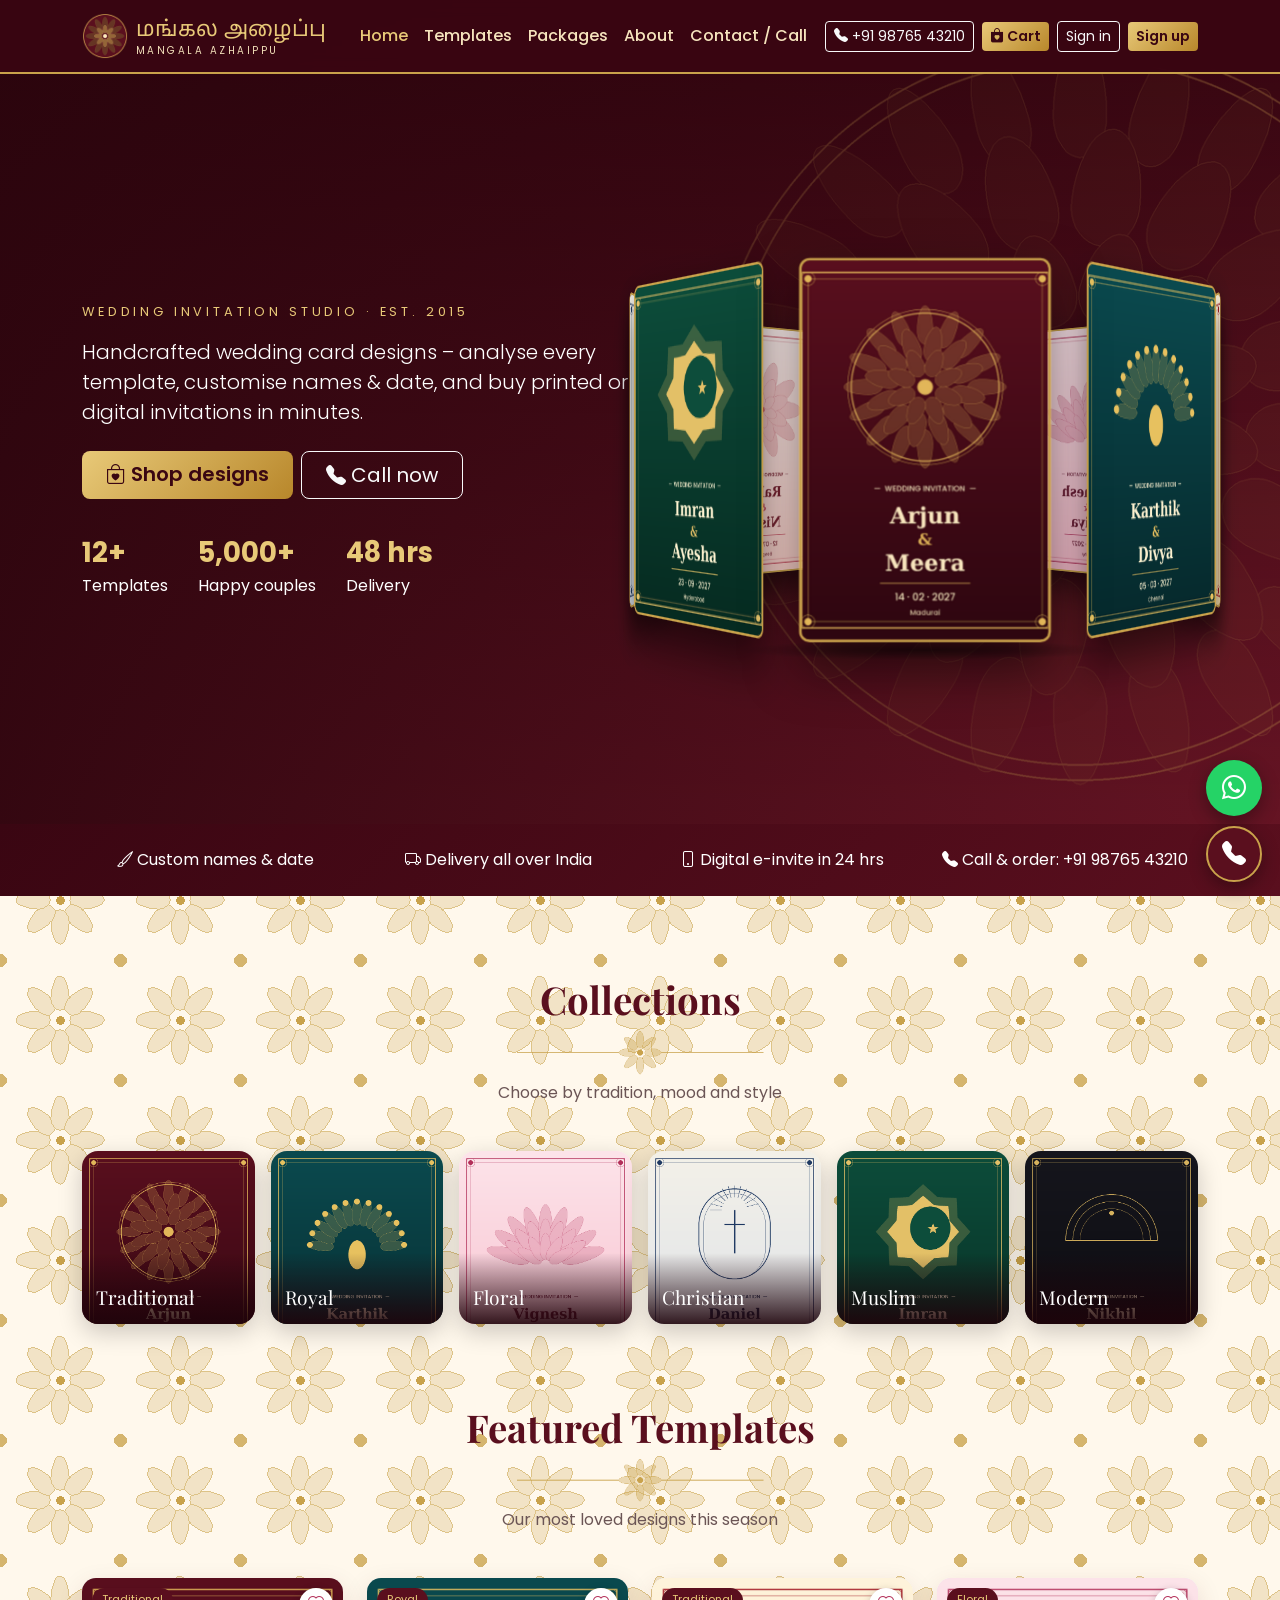
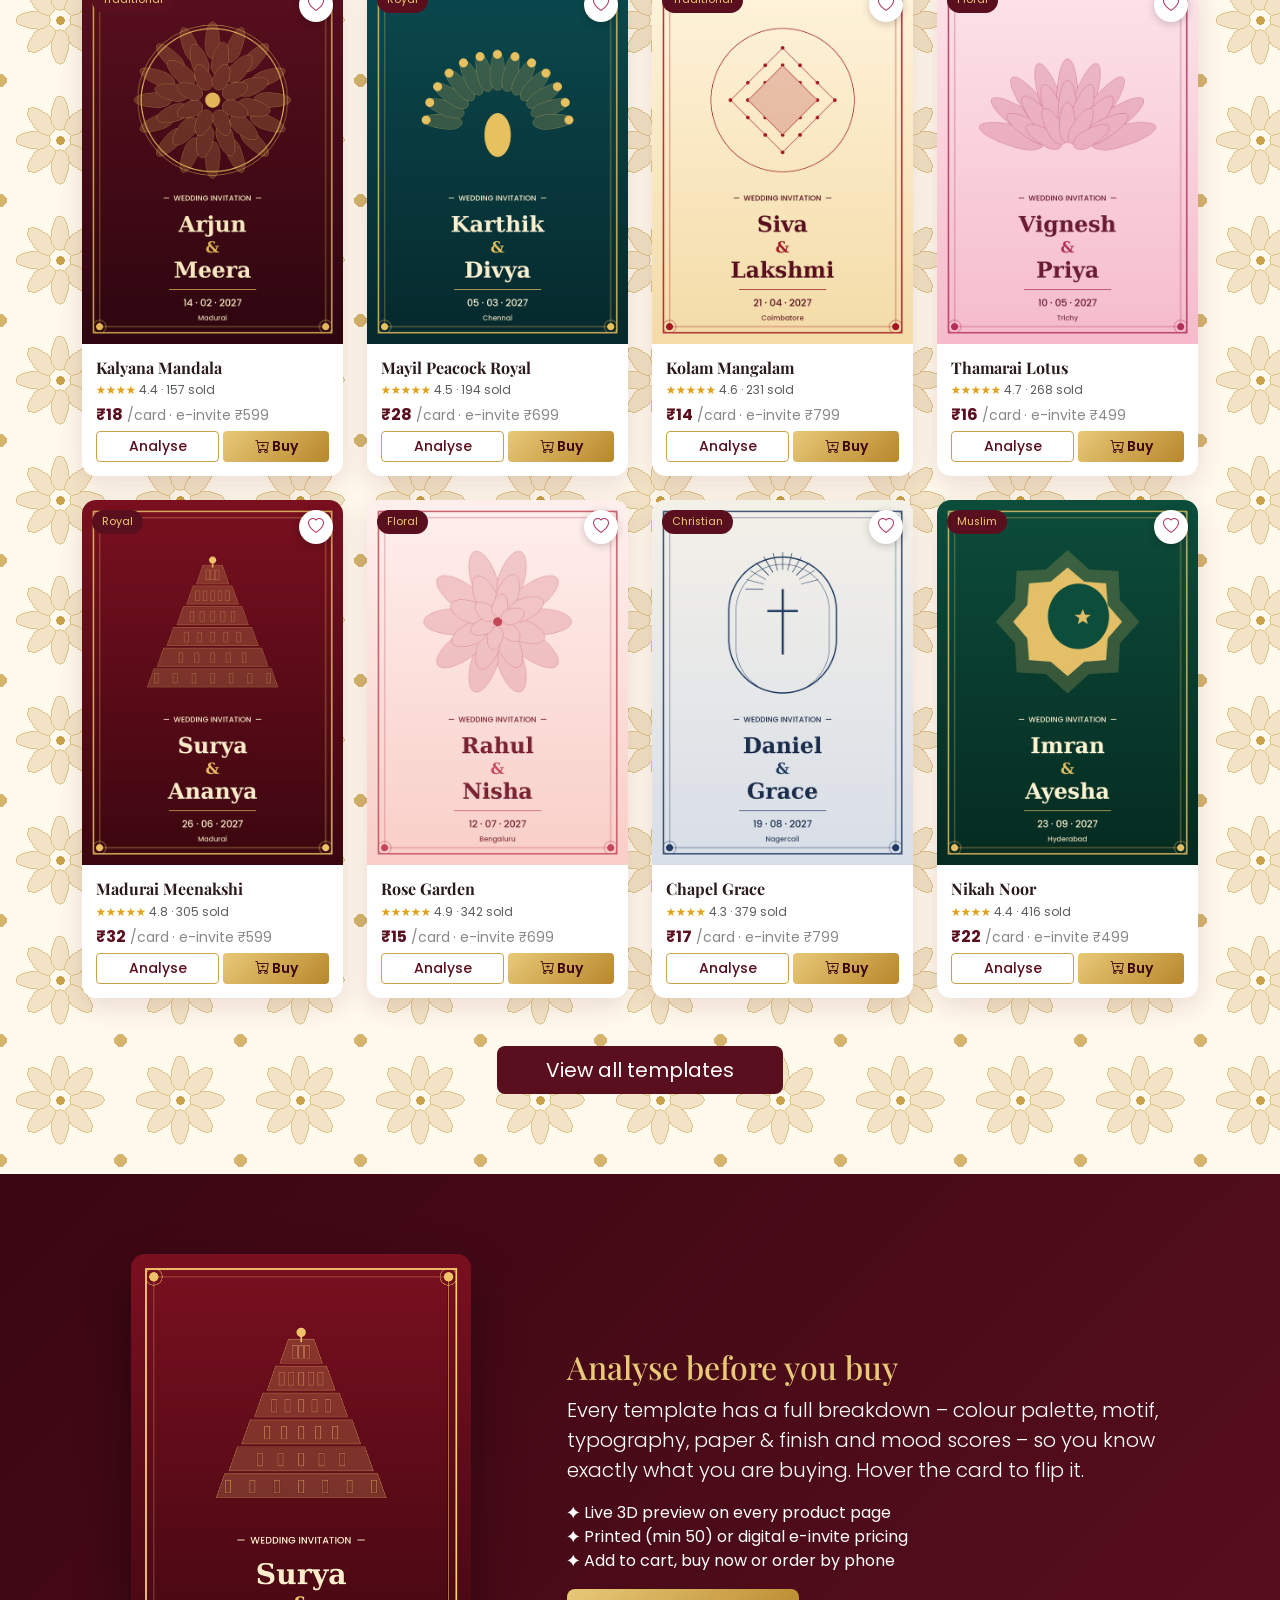
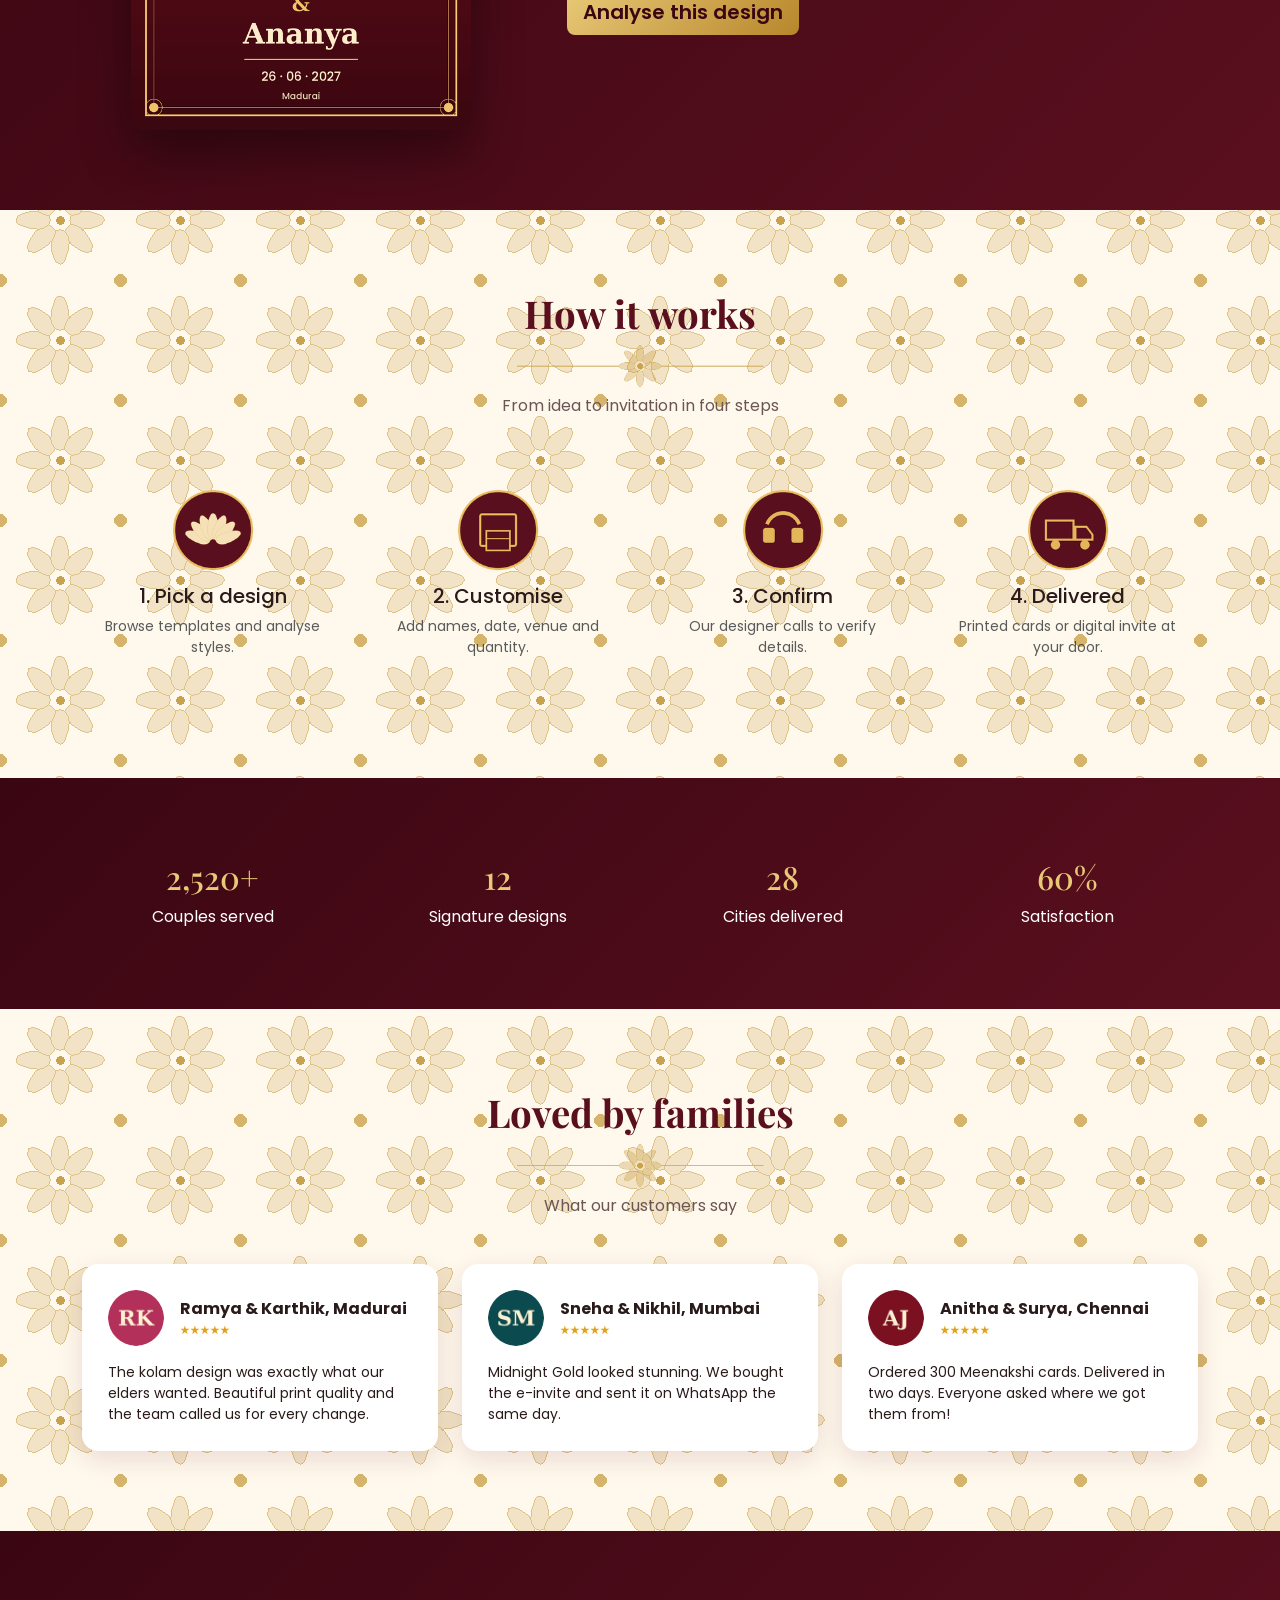
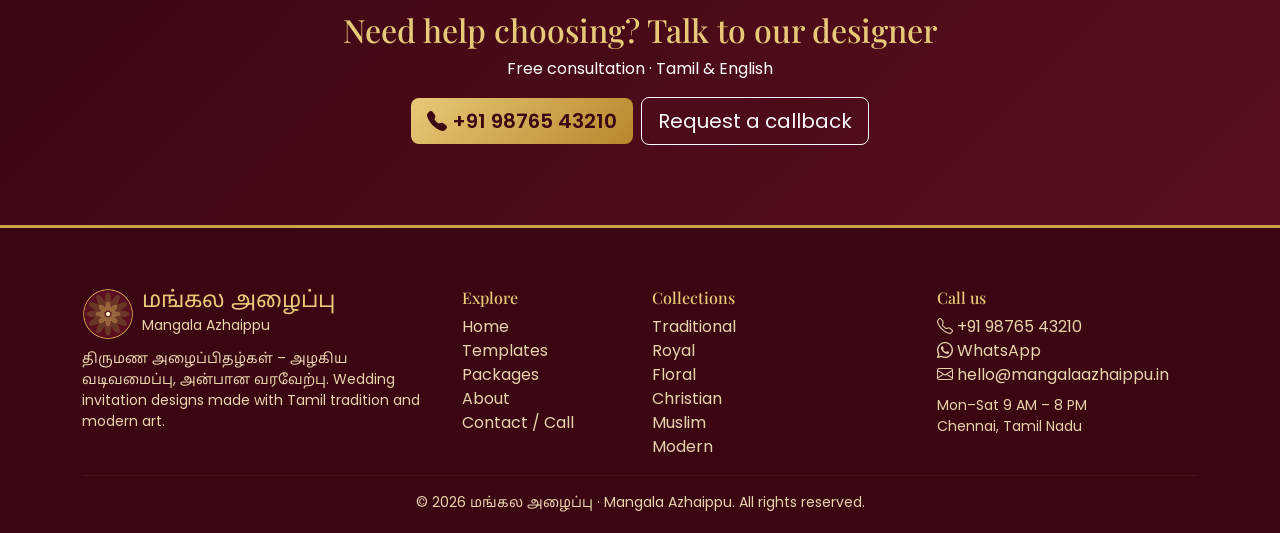
<file: index.html>
<!DOCTYPE html><html lang="ta"><head><meta charset="utf-8"><meta name="viewport" content="width=device-width,initial-scale=1">
<title>Home – மங்கல அழைப்பு | Mangala Azhaippu</title><meta name="description" content="Wedding invitation card designs – Tamil, Hindu, Christian, Muslim, floral and modern templates. Buy printed or digital invites.">
<link rel="icon" href="assets/img/logo.png">
<link href="https://cdn.jsdelivr.net/npm/bootstrap@5.3.3/dist/css/bootstrap.min.css" rel="stylesheet">
<link href="https://cdn.jsdelivr.net/npm/bootstrap-icons@1.11.3/font/bootstrap-icons.css" rel="stylesheet">
<link href="https://fonts.googleapis.com/css2?family=Noto+Sans+Tamil:wght@400;600;700&family=Playfair+Display:wght@500;700;800&family=Poppins:wght@300;400;500;600&display=swap" rel="stylesheet">
<link href="assets/css/style.css" rel="stylesheet"></head><body data-page="home"><div id="nav"></div>
<header class="hero"><video autoplay muted loop playsinline poster="assets/img/hero-poster.png"><source src="assets/video/hero.mp4" type="video/mp4"></video>
<img class="mand" src="assets/img/mandala-gold.png" alt="">
<div class="container"><div class="row align-items-center"><div class="col-lg-6 py-5">
<div class="kicker">WEDDING INVITATION STUDIO · EST. 2015</div>
<p class="lead mt-3">Handcrafted wedding card designs – analyse every template, customise names &amp; date, and buy printed or digital invitations in minutes.</p>
<div class="d-flex flex-wrap gap-2 mt-4"><a href="templates.html" class="btn btn-gold btn-lg px-4"><i class="bi bi-bag-heart"></i> Shop designs</a><a href="tel:+919876543210" class="btn btn-outline-light btn-lg px-4"><i class="bi bi-telephone-fill"></i> Call now</a></div>
<div class="hero-stats"><div><b>12+</b>Templates</div><div><b>5,000+</b>Happy couples</div><div><b>48 hrs</b>Delivery</div></div></div>
<div class="col-lg-6"><div class="stage"><div class="ring3d" id="ring"></div></div></div></div></div></header>
<section class="py-4 band"><div class="container"><div class="row text-center g-3">
<div class="col-6 col-md-3"><i class="bi bi-brush"></i> Custom names &amp; date</div><div class="col-6 col-md-3"><i class="bi bi-truck"></i> Delivery all over India</div><div class="col-6 col-md-3"><i class="bi bi-phone"></i> Digital e-invite in 24 hrs</div><div class="col-6 col-md-3"><i class="bi bi-telephone-fill"></i> Call &amp; order: +91 98765 43210</div></div></div></section>
<section><div class="container"><div class="sec-title reveal"><h2>Collections</h2><img src="assets/img/divider.png" alt=""><p>Choose by tradition, mood and style</p></div><div class="row g-3">
<div class="col-6 col-md-4 col-lg-2 reveal"><a class="cat-tile" href="templates.html?cat=Traditional"><img src="assets/cards/card01.png" alt="Traditional"><span>Traditional</span></a></div><div class="col-6 col-md-4 col-lg-2 reveal"><a class="cat-tile" href="templates.html?cat=Royal"><img src="assets/cards/card02.png" alt="Royal"><span>Royal</span></a></div><div class="col-6 col-md-4 col-lg-2 reveal"><a class="cat-tile" href="templates.html?cat=Floral"><img src="assets/cards/card04.png" alt="Floral"><span>Floral</span></a></div><div class="col-6 col-md-4 col-lg-2 reveal"><a class="cat-tile" href="templates.html?cat=Christian"><img src="assets/cards/card07.png" alt="Christian"><span>Christian</span></a></div><div class="col-6 col-md-4 col-lg-2 reveal"><a class="cat-tile" href="templates.html?cat=Muslim"><img src="assets/cards/card08.png" alt="Muslim"><span>Muslim</span></a></div><div class="col-6 col-md-4 col-lg-2 reveal"><a class="cat-tile" href="templates.html?cat=Modern"><img src="assets/cards/card10.png" alt="Modern"><span>Modern</span></a></div></div></div></section>
<section style="padding-top:0"><div class="container"><div class="sec-title reveal"><h2>Featured Templates</h2><img src="assets/img/divider.png" alt=""><p>Our most loved designs this season</p></div><div class="row g-4" id="feat"></div><div class="text-center mt-5"><a href="templates.html" class="btn btn-maroon btn-lg px-5">View all templates</a></div></div></section>
<section class="band"><div class="container"><div class="row align-items-center g-5"><div class="col-md-5 reveal"><div class="flip"><div class="flip-in"><div class="flip-f"><img id="fl-img" alt="design"></div><div class="flip-b"><h4>Design analysis</h4><small>Palette</small><div id="fl-pal" class="mb-2"></div><small>Style</small><p id="fl-style" class="small"></p><small>Ideal for</small><p id="fl-ideal" class="small"></p></div></div></div></div>
<div class="col-md-7 reveal"><h2>Analyse before you buy</h2><p class="lead">Every template has a full breakdown – colour palette, motif, typography, paper &amp; finish and mood scores – so you know exactly what you are buying. Hover the card to flip it.</p><ul class="list-unstyled"><li>✦ Live 3D preview on every product page</li><li>✦ Printed (min 50) or digital e-invite pricing</li><li>✦ Add to cart, buy now or order by phone</li></ul><a id="fl-btn" class="btn btn-gold btn-lg">Analyse this design</a></div></div></div></section>
<section><div class="container"><div class="sec-title reveal"><h2>How it works</h2><img src="assets/img/divider.png" alt=""><p>From idea to invitation in four steps</p></div><div class="row">
<div class="col-6 col-md-3 step reveal"><img src="assets/img/icon-design.png" alt=""><h5>1. Pick a design</h5><p class="small text-muted">Browse templates and analyse styles.</p></div><div class="col-6 col-md-3 step reveal"><img src="assets/img/icon-print.png" alt=""><h5>2. Customise</h5><p class="small text-muted">Add names, date, venue and quantity.</p></div><div class="col-6 col-md-3 step reveal"><img src="assets/img/icon-call.png" alt=""><h5>3. Confirm</h5><p class="small text-muted">Our designer calls to verify details.</p></div><div class="col-6 col-md-3 step reveal"><img src="assets/img/icon-delivery.png" alt=""><h5>4. Delivered</h5><p class="small text-muted">Printed cards or digital invite at your door.</p></div></div></div></section>
<section class="band"><div class="container text-center"><div class="row g-4"><div class="col-6 col-md-3"><h2 data-count="5000" data-suf="+">0</h2>Couples served</div><div class="col-6 col-md-3"><h2 data-count="12">0</h2>Signature designs</div><div class="col-6 col-md-3"><h2 data-count="28">0</h2>Cities delivered</div><div class="col-6 col-md-3"><h2 data-count="98" data-suf="%">0</h2>Satisfaction</div></div></div></section>
<section><div class="container"><div class="sec-title reveal"><h2>Loved by families</h2><img src="assets/img/divider.png" alt=""><p>What our customers say</p></div><div class="row g-4">
<div class="col-md-4 reveal"><div class="testi"><div class="d-flex gap-3 align-items-center mb-3"><img src="assets/img/avatar1.png" alt=""><div><b>Ramya & Karthik, Madurai</b><div class="stars">★★★★★</div></div></div><p class="mb-0 small">The kolam design was exactly what our elders wanted. Beautiful print quality and the team called us for every change.</p></div></div><div class="col-md-4 reveal"><div class="testi"><div class="d-flex gap-3 align-items-center mb-3"><img src="assets/img/avatar2.png" alt=""><div><b>Sneha & Nikhil, Mumbai</b><div class="stars">★★★★★</div></div></div><p class="mb-0 small">Midnight Gold looked stunning. We bought the e-invite and sent it on WhatsApp the same day.</p></div></div><div class="col-md-4 reveal"><div class="testi"><div class="d-flex gap-3 align-items-center mb-3"><img src="assets/img/avatar3.png" alt=""><div><b>Anitha & Surya, Chennai</b><div class="stars">★★★★★</div></div></div><p class="mb-0 small">Ordered 300 Meenakshi cards. Delivered in two days. Everyone asked where we got them from!</p></div></div></div></div></section>
<section class="band"><div class="container text-center"><h2>Need help choosing? Talk to our designer</h2><p>Free consultation · Tamil &amp; English</p><a class="btn btn-gold btn-lg me-2" href="tel:+919876543210"><i class="bi bi-telephone-fill"></i> +91 98765 43210</a><a class="btn btn-outline-light btn-lg" href="contact.html">Request a callback</a></div></section><div id="foot"></div><script src="https://cdn.jsdelivr.net/npm/bootstrap@5.3.3/dist/js/bootstrap.bundle.min.js"></script><script src="assets/js/data.js"></script><script src="assets/js/app.js"></script></body></html>
</file>
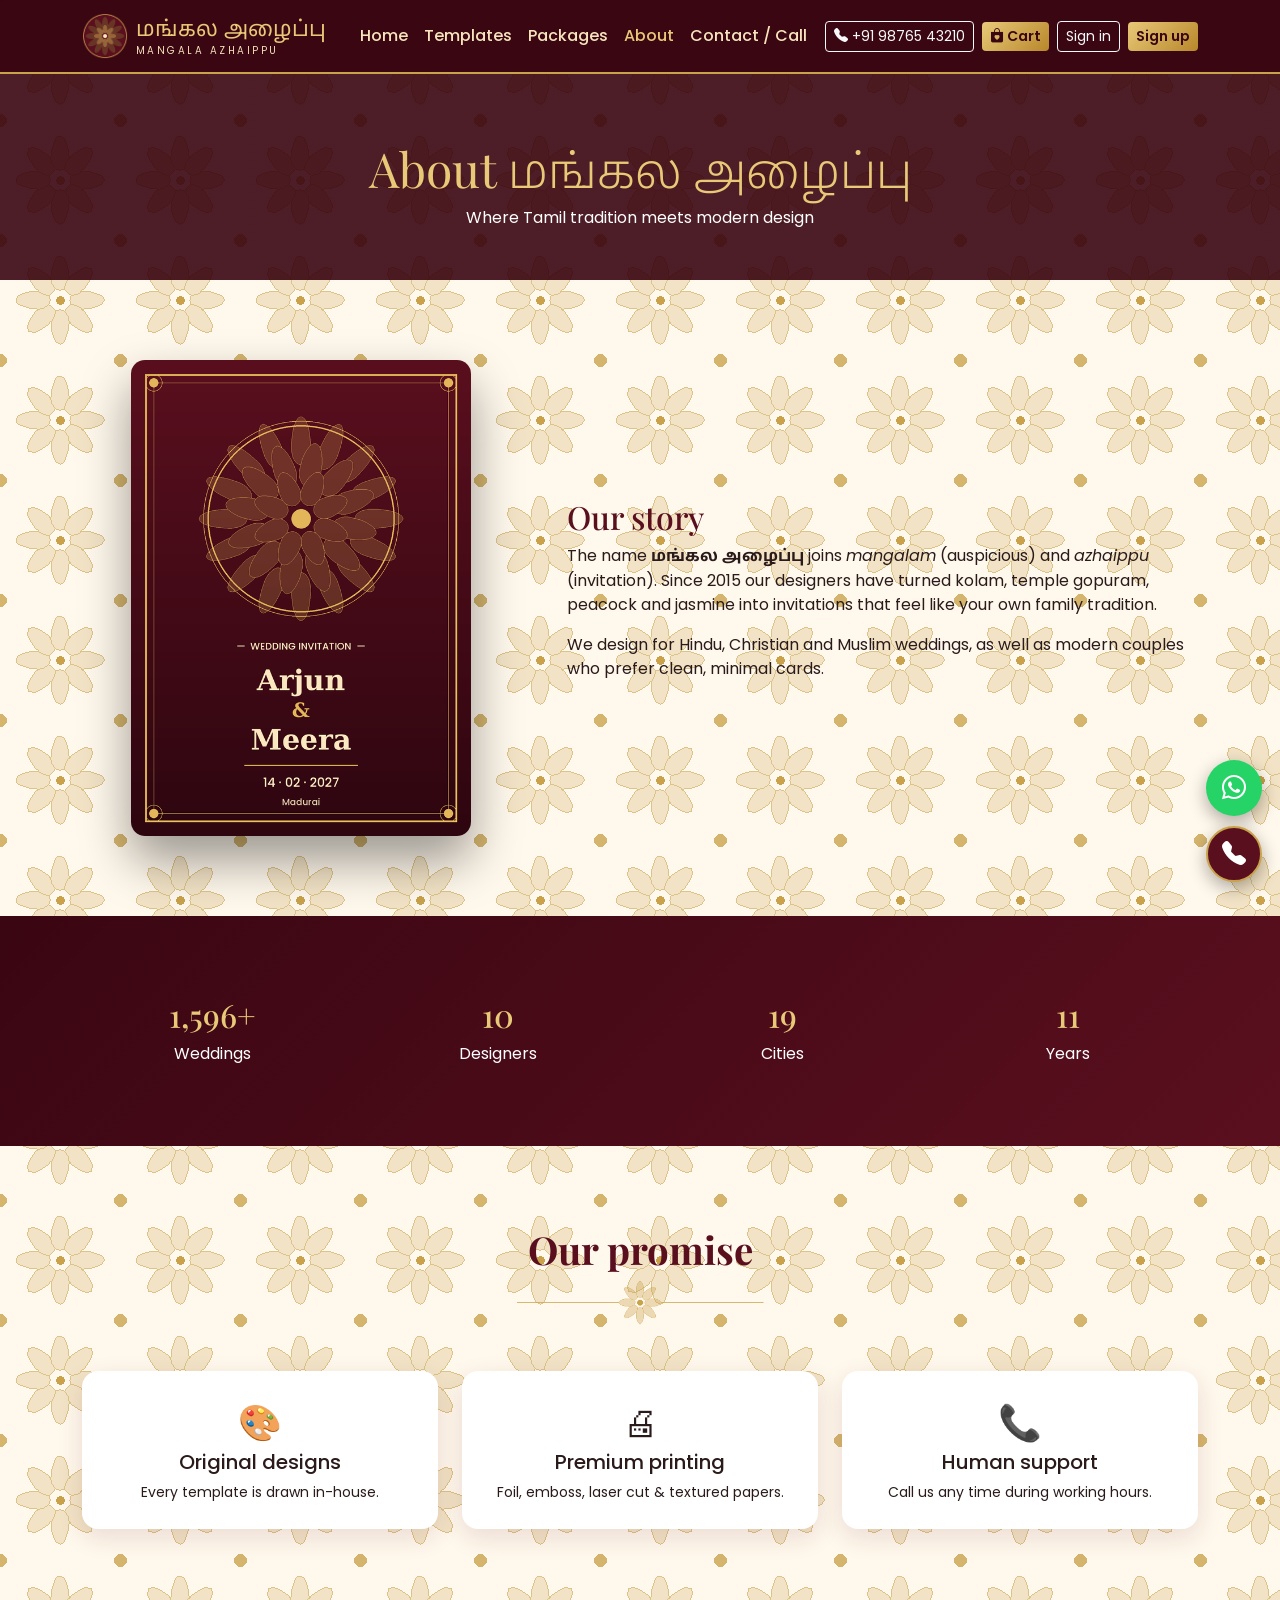
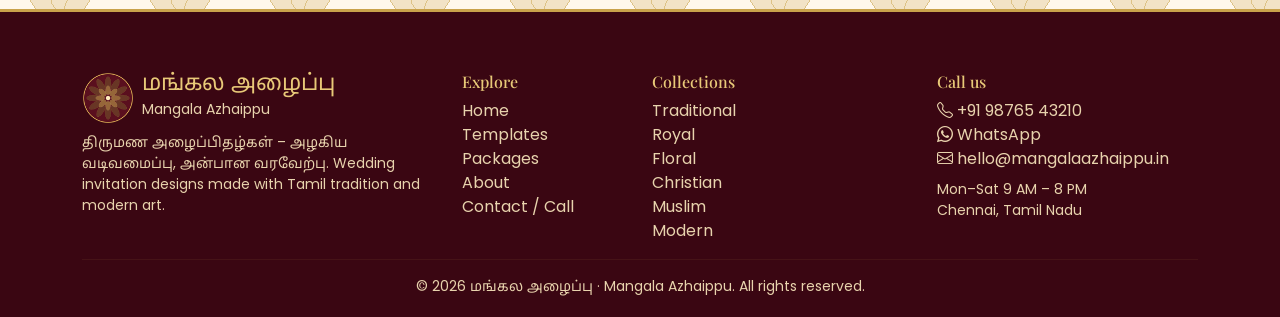
<file: about.html>
<!DOCTYPE html><html lang="ta"><head><meta charset="utf-8"><meta name="viewport" content="width=device-width,initial-scale=1">
<title>About us – மங்கல அழைப்பு | Mangala Azhaippu</title><meta name="description" content="Wedding invitation card designs – Tamil, Hindu, Christian, Muslim, floral and modern templates. Buy printed or digital invites.">
<link rel="icon" href="assets/img/logo.png">
<link href="https://cdn.jsdelivr.net/npm/bootstrap@5.3.3/dist/css/bootstrap.min.css" rel="stylesheet">
<link href="https://cdn.jsdelivr.net/npm/bootstrap-icons@1.11.3/font/bootstrap-icons.css" rel="stylesheet">
<link href="https://fonts.googleapis.com/css2?family=Noto+Sans+Tamil:wght@400;600;700&family=Playfair+Display:wght@500;700;800&family=Poppins:wght@300;400;500;600&display=swap" rel="stylesheet">
<link href="assets/css/style.css" rel="stylesheet"></head><body data-page="about"><div id="nav"></div><div class="page-head"><div class="container"><h1 class="display-5">About மங்கல அழைப்பு</h1><p class="mb-0">Where Tamil tradition meets modern design</p></div></div><section><div class="container"><div class="row align-items-center g-5"><div class="col-md-5 reveal"><div class="flip"><div class="flip-in"><div class="flip-f"><img src="assets/cards/card01.png"></div><div class="flip-b text-center"><img src="assets/img/logo.png" width="120" class="mx-auto"><h4 class="ta mt-2">மங்கல அழைப்பு</h4><p class="small">“Mangala Azhaippu” means an auspicious invitation.</p></div></div></div></div>
<div class="col-md-7 reveal"><h2 style="color:var(--maroon)">Our story</h2><p>The name <b class="ta">மங்கல அழைப்பு</b> joins <i>mangalam</i> (auspicious) and <i>azhaippu</i> (invitation). Since 2015 our designers have turned kolam, temple gopuram, peacock and jasmine into invitations that feel like your own family tradition.</p><p>We design for Hindu, Christian and Muslim weddings, as well as modern couples who prefer clean, minimal cards.</p></div></div></div></section>
<section class="band"><div class="container text-center"><div class="row g-4"><div class="col-6 col-md-3"><h2 data-count="5000" data-suf="+">0</h2>Weddings</div><div class="col-6 col-md-3"><h2 data-count="10">0</h2>Designers</div><div class="col-6 col-md-3"><h2 data-count="28">0</h2>Cities</div><div class="col-6 col-md-3"><h2 data-count="11">0</h2>Years</div></div></div></section>
<section><div class="container"><div class="sec-title reveal"><h2>Our promise</h2><img src="assets/img/divider.png" alt=""><p></p></div><div class="row g-4 text-center"><div class="col-md-4 reveal"><div class="testi"><div style="font-size:2.2rem">🎨</div><h5>Original designs</h5><p class="small mb-0">Every template is drawn in-house.</p></div></div><div class="col-md-4 reveal"><div class="testi"><div style="font-size:2.2rem">🖨</div><h5>Premium printing</h5><p class="small mb-0">Foil, emboss, laser cut &amp; textured papers.</p></div></div><div class="col-md-4 reveal"><div class="testi"><div style="font-size:2.2rem">📞</div><h5>Human support</h5><p class="small mb-0">Call us any time during working hours.</p></div></div></div></div></section><div id="foot"></div><script src="https://cdn.jsdelivr.net/npm/bootstrap@5.3.3/dist/js/bootstrap.bundle.min.js"></script><script src="assets/js/data.js"></script><script src="assets/js/app.js"></script></body></html>
</file>
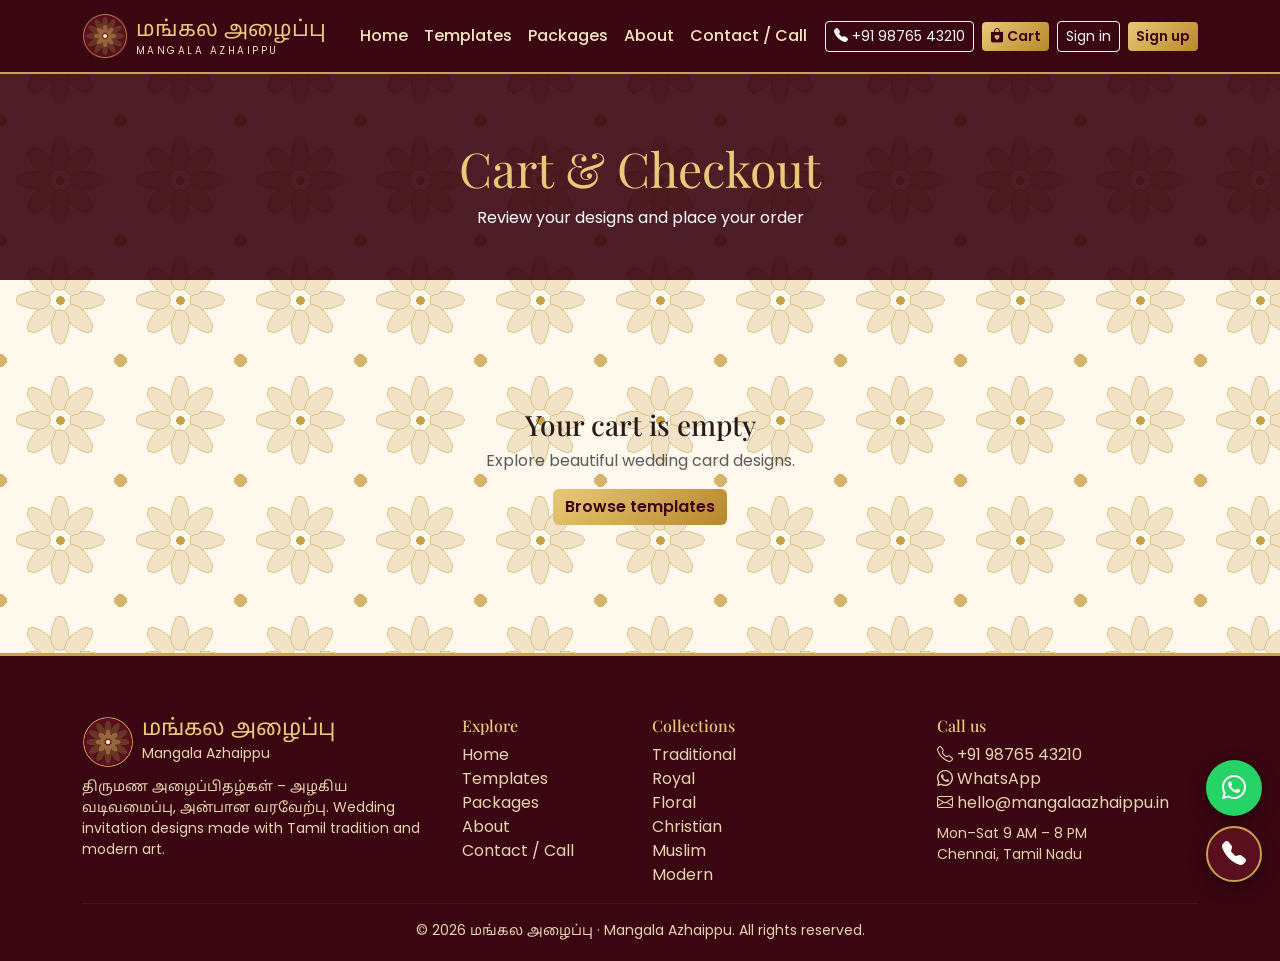
<file: cart.html>
<!DOCTYPE html><html lang="ta"><head><meta charset="utf-8"><meta name="viewport" content="width=device-width,initial-scale=1">
<title>Cart & Checkout – மங்கல அழைப்பு | Mangala Azhaippu</title><meta name="description" content="Wedding invitation card designs – Tamil, Hindu, Christian, Muslim, floral and modern templates. Buy printed or digital invites.">
<link rel="icon" href="assets/img/logo.png">
<link href="https://cdn.jsdelivr.net/npm/bootstrap@5.3.3/dist/css/bootstrap.min.css" rel="stylesheet">
<link href="https://cdn.jsdelivr.net/npm/bootstrap-icons@1.11.3/font/bootstrap-icons.css" rel="stylesheet">
<link href="https://fonts.googleapis.com/css2?family=Noto+Sans+Tamil:wght@400;600;700&family=Playfair+Display:wght@500;700;800&family=Poppins:wght@300;400;500;600&display=swap" rel="stylesheet">
<link href="assets/css/style.css" rel="stylesheet"></head><body data-page="cart"><div id="nav"></div><div class="page-head"><div class="container"><h1 class="display-5">Cart &amp; Checkout</h1><p class="mb-0">Review your designs and place your order</p></div></div><section><div class="container" id="cartBody"></div></section><div id="foot"></div><script src="https://cdn.jsdelivr.net/npm/bootstrap@5.3.3/dist/js/bootstrap.bundle.min.js"></script><script src="assets/js/data.js"></script><script src="assets/js/app.js"></script></body></html>
</file>
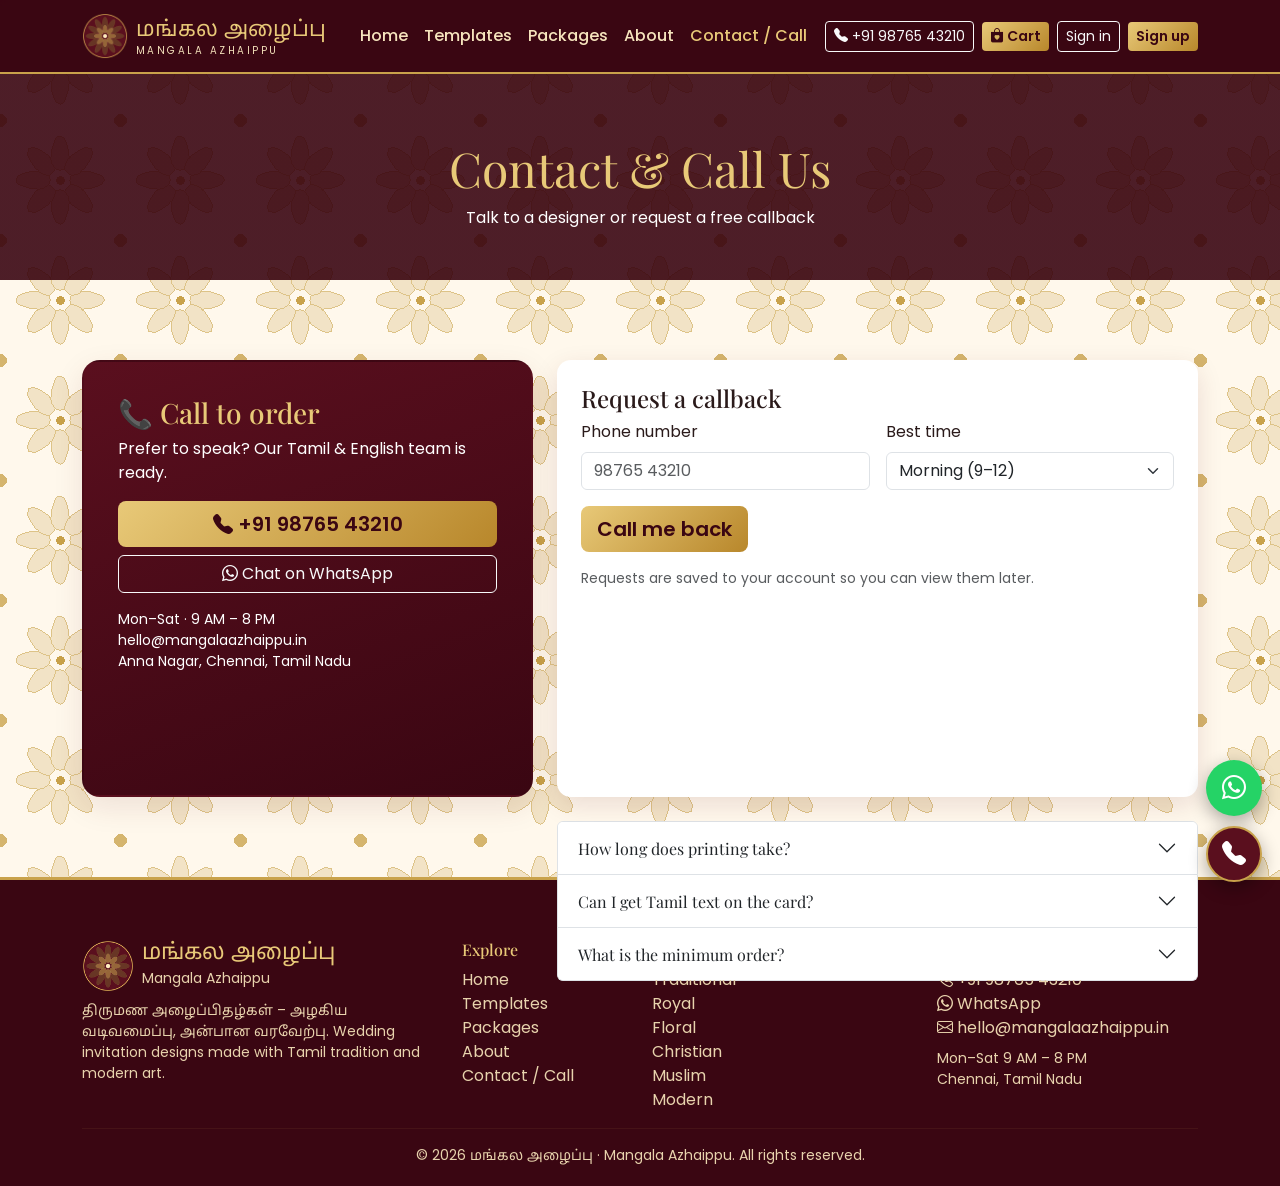
<file: contact.html>
<!DOCTYPE html><html lang="ta"><head><meta charset="utf-8"><meta name="viewport" content="width=device-width,initial-scale=1">
<title>Contact & Call – மங்கல அழைப்பு | Mangala Azhaippu</title><meta name="description" content="Wedding invitation card designs – Tamil, Hindu, Christian, Muslim, floral and modern templates. Buy printed or digital invites.">
<link rel="icon" href="assets/img/logo.png">
<link href="https://cdn.jsdelivr.net/npm/bootstrap@5.3.3/dist/css/bootstrap.min.css" rel="stylesheet">
<link href="https://cdn.jsdelivr.net/npm/bootstrap-icons@1.11.3/font/bootstrap-icons.css" rel="stylesheet">
<link href="https://fonts.googleapis.com/css2?family=Noto+Sans+Tamil:wght@400;600;700&family=Playfair+Display:wght@500;700;800&family=Poppins:wght@300;400;500;600&display=swap" rel="stylesheet">
<link href="assets/css/style.css" rel="stylesheet"></head><body data-page="contact"><div id="nav"></div><div class="page-head"><div class="container"><h1 class="display-5">Contact &amp; Call Us</h1><p class="mb-0">Talk to a designer or request a free callback</p></div></div><section><div class="container"><div class="row g-4"><div class="col-lg-5 reveal"><div class="pcard pop text-start"><h3>📞 Call to order</h3><p>Prefer to speak? Our Tamil &amp; English team is ready.</p><a class="btn btn-gold btn-lg w-100 mb-2" href="tel:+919876543210"><i class="bi bi-telephone-fill"></i> +91 98765 43210</a><a class="btn btn-outline-light w-100 mb-3" href="https://wa.me/919876543210"><i class="bi bi-whatsapp"></i> Chat on WhatsApp</a><div class="small">Mon–Sat · 9 AM – 8 PM<br>hello@mangalaazhaippu.in<br>Anna Nagar, Chennai, Tamil Nadu</div></div></div>
<div class="col-lg-7 reveal"><div class="tcard p-4"><h4>Request a callback</h4><form id="cb" class="row g-3"><div class="col-md-6"><label class="form-label">Phone number</label><input id="cph" class="form-control" required pattern="[0-9+ ]{10,14}" placeholder="98765 43210"></div><div class="col-md-6"><label class="form-label">Best time</label><select id="ctm" class="form-select"><option>Morning (9–12)</option><option>Afternoon (12–4)</option><option>Evening (4–8)</option></select></div><div class="col-12"><button class="btn btn-gold btn-lg">Call me back</button></div></form><p class="small text-muted mt-3 mb-0">Requests are saved to your account so you can view them later.</p></div>
<div class="accordion mt-4" id="faq"><div class="accordion-item"><h2 class="accordion-header"><button class="accordion-button collapsed" data-bs-toggle="collapse" data-bs-target="#f0">How long does printing take?</button></h2><div id="f0" class="accordion-collapse collapse" data-bs-parent="#faq"><div class="accordion-body small">Printed cards are delivered in about 48 hours after design approval.</div></div></div><div class="accordion-item"><h2 class="accordion-header"><button class="accordion-button collapsed" data-bs-toggle="collapse" data-bs-target="#f1">Can I get Tamil text on the card?</button></h2><div id="f1" class="accordion-collapse collapse" data-bs-parent="#faq"><div class="accordion-body small">Yes. Share your Tamil wording and we typeset it in a matching font.</div></div></div><div class="accordion-item"><h2 class="accordion-header"><button class="accordion-button collapsed" data-bs-toggle="collapse" data-bs-target="#f2">What is the minimum order?</button></h2><div id="f2" class="accordion-collapse collapse" data-bs-parent="#faq"><div class="accordion-body small">50 printed cards. Digital e-invites have no minimum.</div></div></div></div></div></div></div></section><div id="foot"></div><script src="https://cdn.jsdelivr.net/npm/bootstrap@5.3.3/dist/js/bootstrap.bundle.min.js"></script><script src="assets/js/data.js"></script><script src="assets/js/app.js"></script></body></html>
</file>
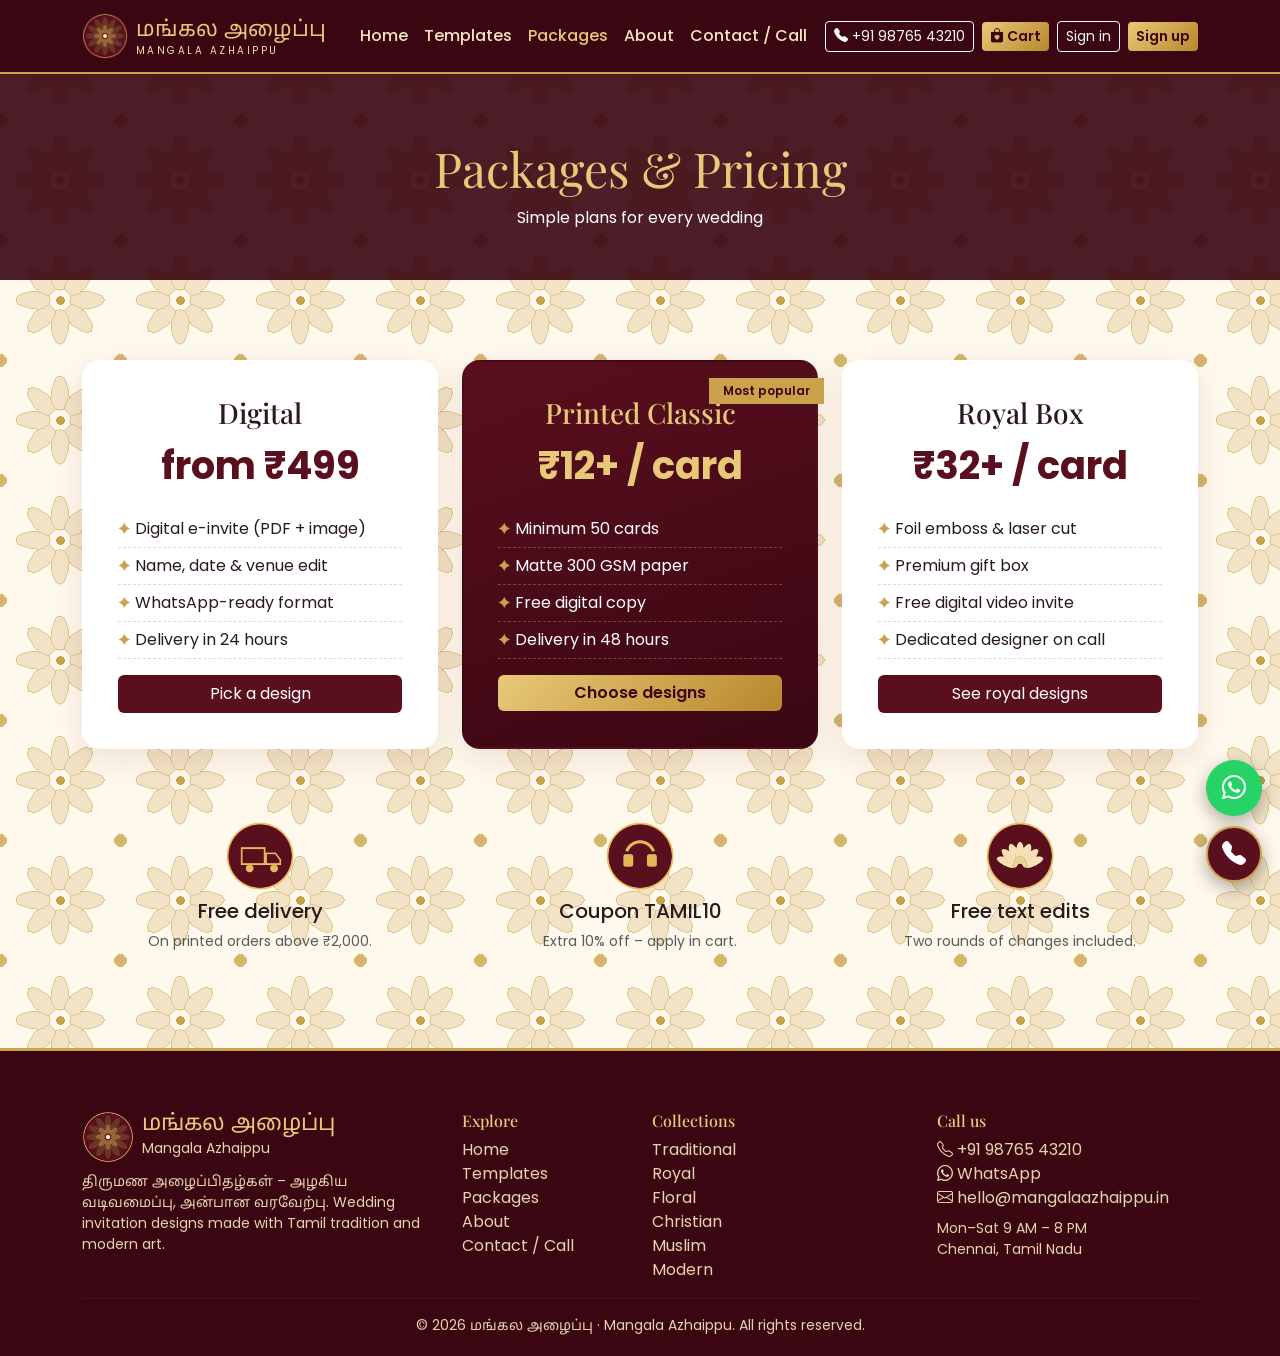
<file: packages.html>
<!DOCTYPE html><html lang="ta"><head><meta charset="utf-8"><meta name="viewport" content="width=device-width,initial-scale=1">
<title>Packages – மங்கல அழைப்பு | Mangala Azhaippu</title><meta name="description" content="Wedding invitation card designs – Tamil, Hindu, Christian, Muslim, floral and modern templates. Buy printed or digital invites.">
<link rel="icon" href="assets/img/logo.png">
<link href="https://cdn.jsdelivr.net/npm/bootstrap@5.3.3/dist/css/bootstrap.min.css" rel="stylesheet">
<link href="https://cdn.jsdelivr.net/npm/bootstrap-icons@1.11.3/font/bootstrap-icons.css" rel="stylesheet">
<link href="https://fonts.googleapis.com/css2?family=Noto+Sans+Tamil:wght@400;600;700&family=Playfair+Display:wght@500;700;800&family=Poppins:wght@300;400;500;600&display=swap" rel="stylesheet">
<link href="assets/css/style.css" rel="stylesheet"></head><body data-page="packages"><div id="nav"></div><div class="page-head"><div class="container"><h1 class="display-5">Packages &amp; Pricing</h1><p class="mb-0">Simple plans for every wedding</p></div></div><section><div class="container"><div class="row g-4 align-items-stretch"><div class="col-md-4 reveal"><div class="pcard "><h3>Digital</h3><div class="big">from ₹499</div><ul class="my-3"><li>Digital e-invite (PDF + image)</li><li>Name, date &amp; venue edit</li><li>WhatsApp-ready format</li><li>Delivery in 24 hours</li></ul><a href="templates.html" class="btn btn-maroon w-100">Pick a design</a></div></div><div class="col-md-4 reveal"><div class="pcard pop"><span class=ribbon>Most popular</span><h3>Printed Classic</h3><div class="big">₹12+ / card</div><ul class="my-3"><li>Minimum 50 cards</li><li>Matte 300 GSM paper</li><li>Free digital copy</li><li>Delivery in 48 hours</li></ul><a href="templates.html" class="btn btn-gold w-100">Choose designs</a></div></div><div class="col-md-4 reveal"><div class="pcard "><h3>Royal Box</h3><div class="big">₹32+ / card</div><ul class="my-3"><li>Foil emboss &amp; laser cut</li><li>Premium gift box</li><li>Free digital video invite</li><li>Dedicated designer on call</li></ul><a href="templates.html" class="btn btn-maroon w-100">See royal designs</a></div></div></div>
<div class="row mt-5 g-4 text-center"><div class="col-md-4 reveal"><img src="assets/img/icon-delivery.png" width="70"><h5 class="mt-2">Free delivery</h5><p class="small text-muted">On printed orders above ₹2,000.</p></div><div class="col-md-4 reveal"><img src="assets/img/icon-call.png" width="70"><h5 class="mt-2">Coupon TAMIL10</h5><p class="small text-muted">Extra 10% off – apply in cart.</p></div><div class="col-md-4 reveal"><img src="assets/img/icon-design.png" width="70"><h5 class="mt-2">Free text edits</h5><p class="small text-muted">Two rounds of changes included.</p></div></div></div></section><div id="foot"></div><script src="https://cdn.jsdelivr.net/npm/bootstrap@5.3.3/dist/js/bootstrap.bundle.min.js"></script><script src="assets/js/data.js"></script><script src="assets/js/app.js"></script></body></html>
</file>
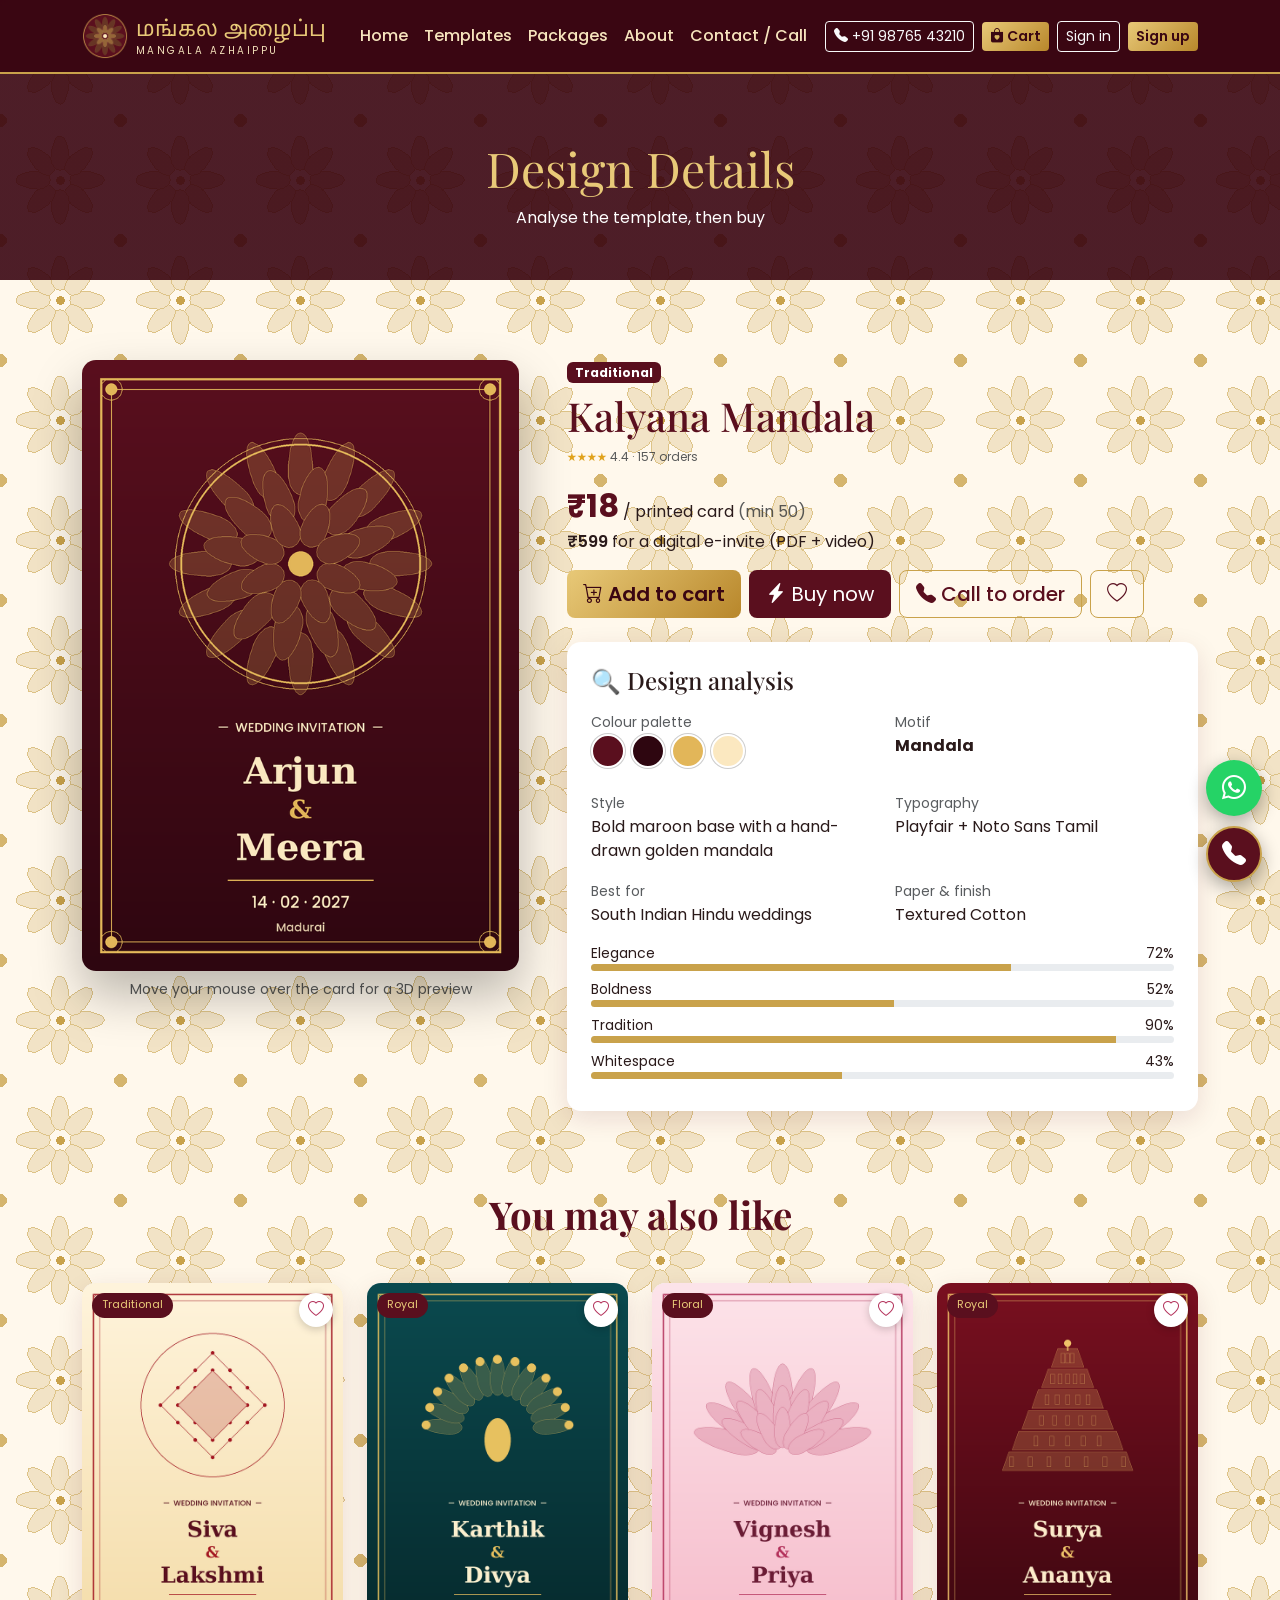
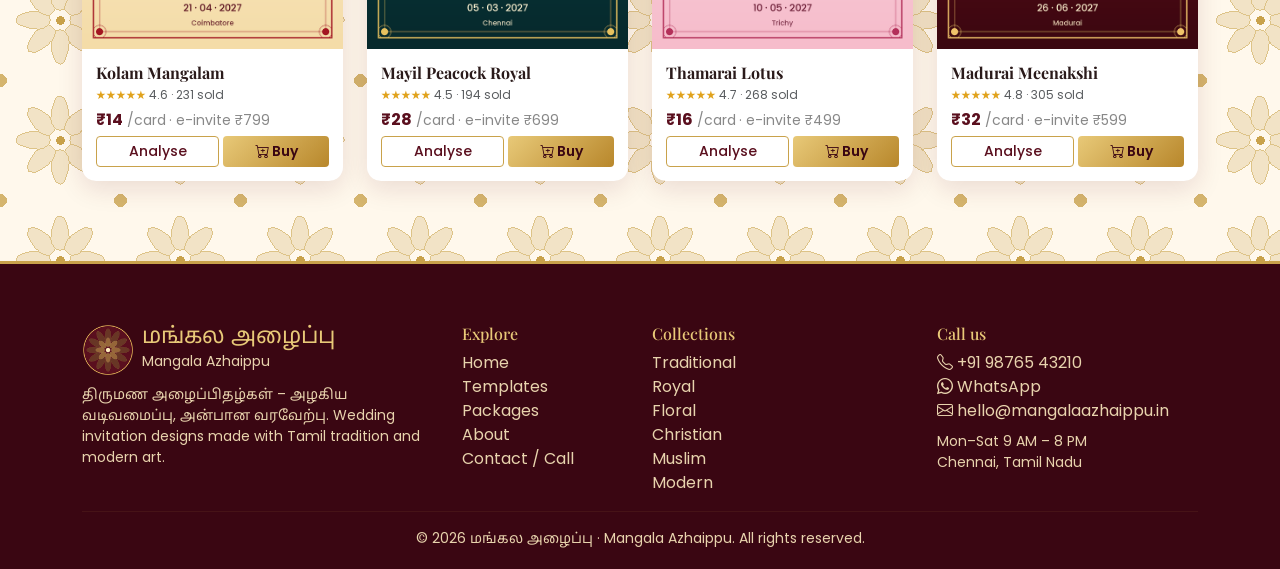
<file: product.html>
<!DOCTYPE html><html lang="ta"><head><meta charset="utf-8"><meta name="viewport" content="width=device-width,initial-scale=1">
<title>Design details – மங்கல அழைப்பு | Mangala Azhaippu</title><meta name="description" content="Wedding invitation card designs – Tamil, Hindu, Christian, Muslim, floral and modern templates. Buy printed or digital invites.">
<link rel="icon" href="assets/img/logo.png">
<link href="https://cdn.jsdelivr.net/npm/bootstrap@5.3.3/dist/css/bootstrap.min.css" rel="stylesheet">
<link href="https://cdn.jsdelivr.net/npm/bootstrap-icons@1.11.3/font/bootstrap-icons.css" rel="stylesheet">
<link href="https://fonts.googleapis.com/css2?family=Noto+Sans+Tamil:wght@400;600;700&family=Playfair+Display:wght@500;700;800&family=Poppins:wght@300;400;500;600&display=swap" rel="stylesheet">
<link href="assets/css/style.css" rel="stylesheet"></head><body data-page="product"><div id="nav"></div><div class="page-head"><div class="container"><h1 class="display-5">Design Details</h1><p class="mb-0">Analyse the template, then buy</p></div></div><section><div class="container" id="pd"></div></section><section style="padding-top:0"><div class="container"><div class="sec-title"><h2>You may also like</h2></div><div class="row g-4" id="rel"></div></div></section><div id="foot"></div><script src="https://cdn.jsdelivr.net/npm/bootstrap@5.3.3/dist/js/bootstrap.bundle.min.js"></script><script src="assets/js/data.js"></script><script src="assets/js/app.js"></script></body></html>
</file>
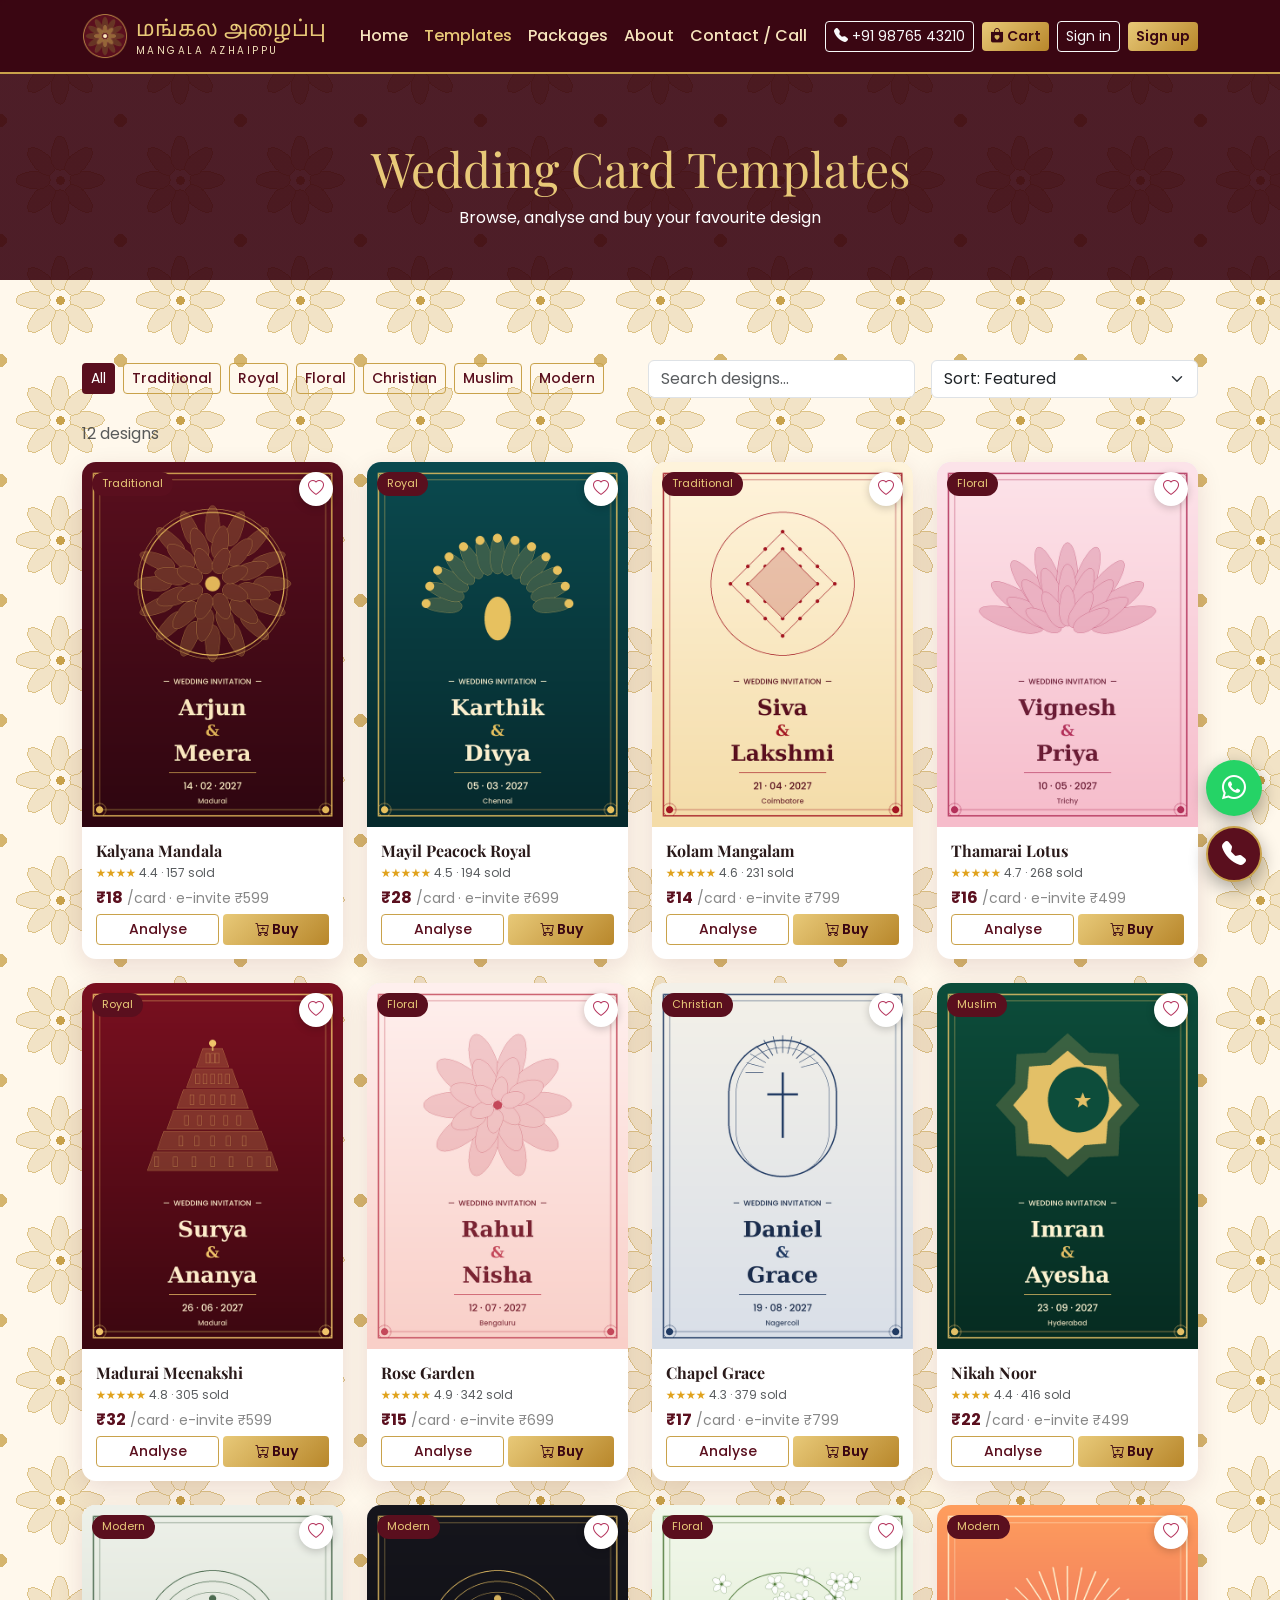
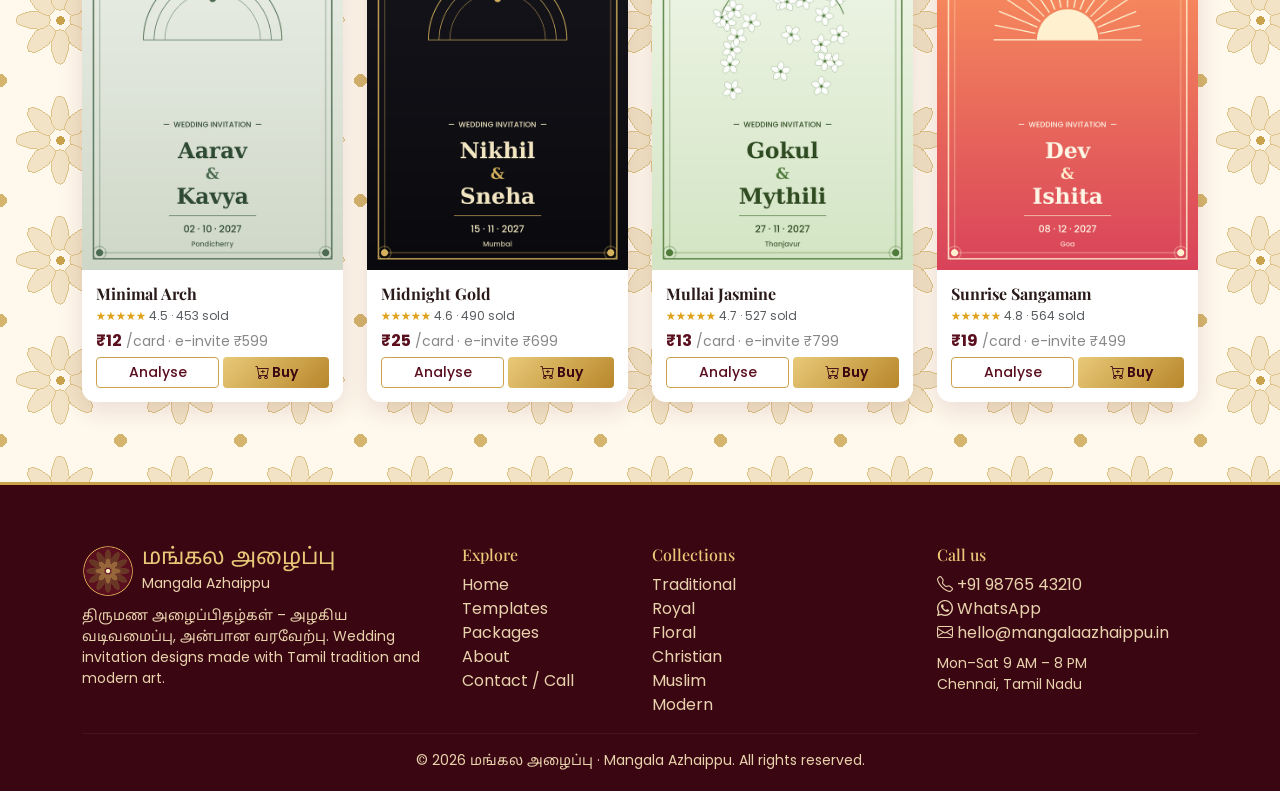
<file: templates.html>
<!DOCTYPE html><html lang="ta"><head><meta charset="utf-8"><meta name="viewport" content="width=device-width,initial-scale=1">
<title>Templates – மங்கல அழைப்பு | Mangala Azhaippu</title><meta name="description" content="Wedding invitation card designs – Tamil, Hindu, Christian, Muslim, floral and modern templates. Buy printed or digital invites.">
<link rel="icon" href="assets/img/logo.png">
<link href="https://cdn.jsdelivr.net/npm/bootstrap@5.3.3/dist/css/bootstrap.min.css" rel="stylesheet">
<link href="https://cdn.jsdelivr.net/npm/bootstrap-icons@1.11.3/font/bootstrap-icons.css" rel="stylesheet">
<link href="https://fonts.googleapis.com/css2?family=Noto+Sans+Tamil:wght@400;600;700&family=Playfair+Display:wght@500;700;800&family=Poppins:wght@300;400;500;600&display=swap" rel="stylesheet">
<link href="assets/css/style.css" rel="stylesheet"></head><body data-page="templates"><div id="nav"></div><div class="page-head"><div class="container"><h1 class="display-5">Wedding Card Templates</h1><p class="mb-0">Browse, analyse and buy your favourite design</p></div></div><section><div class="container"><div class="row g-3 align-items-center mb-4"><div class="col-lg-6 d-flex flex-wrap gap-2" id="cats"></div><div class="col-6 col-lg-3"><input id="s" class="form-control" placeholder="Search designs…"></div><div class="col-6 col-lg-3"><select id="sort" class="form-select"><option value="">Sort: Featured</option><option value="top">Best selling</option><option value="lo">Price: low to high</option><option value="hi">Price: high to low</option></select></div></div><p class="text-muted" id="cnt"></p><div class="row g-4" id="grid"></div></div></section><div id="foot"></div><script src="https://cdn.jsdelivr.net/npm/bootstrap@5.3.3/dist/js/bootstrap.bundle.min.js"></script><script src="assets/js/data.js"></script><script src="assets/js/app.js"></script></body></html>
</file>
<file: assets/css/style.css>
:root{--maroon:#5a0f1e;--maroon2:#3a0612;--gold:#c9a24b;--gold2:#e8c978;--cream:#fff8ec;--ink:#2a1a1a;--teal:#0b4a4f}
html{scroll-behavior:smooth}
body{font-family:'Poppins','Noto Sans Tamil',sans-serif;color:var(--ink);background:var(--cream) url(../img/pattern.png);padding-top:76px}
h1,h2,h3,h4,.brand-ta{font-family:'Playfair Display','Noto Sans Tamil',serif}
.ta{font-family:'Noto Sans Tamil',sans-serif}
.navbar{background:rgba(58,6,18,.96)!important;backdrop-filter:blur(8px);border-bottom:2px solid var(--gold)}
.navbar .nav-link{color:#f6e4bd;font-weight:500}.navbar .nav-link:hover,.navbar .nav-link.active{color:var(--gold2)}
.brand-ta{color:var(--gold2)!important;font-size:1.35rem;line-height:1}.brand-en{display:block;font-size:.62rem;letter-spacing:.25em;color:#f6e4bd;font-family:Poppins}
.btn-gold{background:linear-gradient(135deg,#e8c978,#b8872b);color:#3a0612;border:0;font-weight:600}
.btn-gold:hover{filter:brightness(1.08);color:#3a0612;transform:translateY(-2px)}
.btn-outline-gold{border:1.5px solid var(--gold);color:var(--maroon);font-weight:500}.btn-outline-gold:hover{background:var(--gold);color:#3a0612}
.btn-maroon{background:var(--maroon);color:#fff}.btn-maroon:hover{background:var(--maroon2);color:#fff}
.btn{transition:.25s}
section{padding:80px 0}
.sec-title{text-align:center;margin-bottom:46px}.sec-title h2{font-size:2.4rem;color:var(--maroon);font-weight:700}
.sec-title img{width:280px;max-width:70%;display:block;margin:6px auto}.sec-title p{color:#6b5555}
/* hero */
.hero{position:relative;min-height:calc(100vh - 76px);overflow:hidden;color:#fff;display:flex;align-items:center;margin-top:-76px;padding-top:76px;perspective:1200px}
.hero video,.hero .vid-fallback{position:absolute;inset:0;width:100%;height:100%;object-fit:cover;z-index:0}
.hero:after{content:"";position:absolute;inset:0;background:linear-gradient(90deg,rgba(40,4,12,.85),rgba(40,4,12,.25));z-index:1}
.hero .container{position:relative;z-index:2}
.hero h1{font-size:clamp(2.2rem,5vw,4.2rem);font-weight:800;line-height:1.1}.hero h1 span{color:var(--gold2)}
.hero .kicker{letter-spacing:.3em;font-size:.8rem;color:var(--gold2)}
.mand{position:absolute;right:-180px;top:50%;width:760px;opacity:.35;z-index:1;animation:spin 60s linear infinite;transform:translateY(-50%)}
@keyframes spin{to{transform:translateY(-50%) rotate(360deg)}}
.stage{height:480px;perspective:1100px;display:flex;align-items:center;justify-content:center;position:relative;z-index:2}
.ring3d{width:190px;height:290px;position:relative;transform-style:preserve-3d;animation:rot 24s linear infinite}
.stage:hover .ring3d{animation-play-state:paused}
.ring3d img{position:absolute;inset:0;width:100%;height:100%;object-fit:cover;border-radius:8px;border:2px solid var(--gold);box-shadow:0 18px 40px rgba(0,0,0,.55);backface-visibility:visible}
@keyframes rot{from{transform:rotateX(-6deg) rotateY(0)}to{transform:rotateX(-6deg) rotateY(360deg)}}
.stage:after{content:"";position:absolute;bottom:20px;width:380px;height:40px;background:radial-gradient(rgba(0,0,0,.5),transparent 70%);transform:rotateX(70deg)}
.hero-stats{display:flex;gap:30px;margin-top:34px}.hero-stats b{font-size:1.7rem;color:var(--gold2);display:block}
/* cards */
.tcard{background:#fff;border-radius:14px;overflow:hidden;box-shadow:0 8px 26px rgba(90,15,30,.12);transition:transform .2s,box-shadow .3s;height:100%;transform-style:preserve-3d}
.tcard:hover{box-shadow:0 18px 44px rgba(90,15,30,.28)}
.timg{position:relative;aspect-ratio:5/7;overflow:hidden;background:#eee}.timg img{width:100%;height:100%;object-fit:cover;transition:transform .5s}.tcard:hover .timg img{transform:scale(1.07)}
.badge-cat{position:absolute;left:10px;top:10px;background:var(--maroon);color:var(--gold2);font-size:.68rem;padding:4px 10px;border-radius:20px}
.wish{position:absolute;right:10px;top:10px;border:0;background:#fff;width:34px;height:34px;border-radius:50%;color:#b3305a;box-shadow:0 2px 8px #0003}
.tbody{padding:14px}.tbody h6{font-family:'Playfair Display';font-weight:700;margin:0 0 4px}.price{color:var(--maroon);font-weight:700}.price small{color:#888;font-weight:400}
.stars{color:#e0a21c;font-size:.75rem}
.cat-tile{position:relative;border-radius:16px;overflow:hidden;display:block;aspect-ratio:1/1;color:#fff;text-decoration:none;box-shadow:0 8px 24px #0003}
.cat-tile img{width:100%;height:100%;object-fit:cover;object-position:top;transition:.5s}.cat-tile:hover img{transform:scale(1.1)}
.cat-tile span{position:absolute;inset:auto 0 0 0;padding:30px 14px 12px;background:linear-gradient(transparent,rgba(30,3,10,.9));font-family:'Playfair Display';font-size:1.2rem}
.band{background:linear-gradient(135deg,var(--maroon2),var(--maroon));color:#fff;position:relative;overflow:hidden}
.band h2,.band h3{color:var(--gold2)}
.step{text-align:center;padding:24px}.step img{width:84px;margin-bottom:12px;transition:.4s}.step:hover img{transform:rotateY(360deg)}
.flip{perspective:1000px}.flip-in{position:relative;transition:transform .9s;transform-style:preserve-3d;aspect-ratio:5/7;max-width:340px;margin:auto}
.flip:hover .flip-in{transform:rotateY(180deg)}
.flip-f,.flip-b{position:absolute;inset:0;border-radius:14px;backface-visibility:hidden;overflow:hidden;box-shadow:0 24px 50px #0006}
.flip-f img{width:100%;height:100%;object-fit:cover}.flip-b{transform:rotateY(180deg);background:var(--cream);color:var(--ink);padding:24px;display:flex;flex-direction:column;justify-content:center}
.swatch{display:inline-block;width:34px;height:34px;border-radius:50%;border:2px solid #fff;box-shadow:0 0 0 1px #0003;margin-right:6px}
.testi{background:#fff;border-radius:16px;padding:26px;box-shadow:0 8px 26px #5a0f1e1f;height:100%}.testi img{width:56px;border-radius:50%}
.reveal{opacity:0;transform:translateY(34px);transition:1s}.reveal.in{opacity:1;transform:none}
.float-btns{position:fixed;right:18px;bottom:18px;z-index:1050;display:flex;flex-direction:column;gap:10px}
.fb{width:56px;height:56px;border-radius:50%;display:flex;align-items:center;justify-content:center;color:#fff;font-size:1.5rem;box-shadow:0 6px 18px #0005;text-decoration:none;animation:pulse 2s infinite}
.fb.call{background:var(--maroon);border:2px solid var(--gold)}.fb.wa{background:#25d366}.fb:hover{color:#fff;transform:scale(1.1)}
@keyframes pulse{0%{box-shadow:0 0 0 0 #c9a24b88}70%{box-shadow:0 0 0 16px #c9a24b00}100%{box-shadow:0 0 0 0 #c9a24b00}}
footer{background:var(--maroon2);color:#e8d3ad;padding:60px 0 20px;border-top:3px solid var(--gold)}footer a{color:#e8d3ad;text-decoration:none}footer a:hover{color:var(--gold2)}footer h6{color:var(--gold2);font-family:'Playfair Display'}
.page-head{background:linear-gradient(rgba(58,6,18,.9),rgba(58,6,18,.9)),url(../img/pattern.png);color:#fff;padding:70px 0 50px;text-align:center;margin-top:-76px;padding-top:140px}.page-head h1{color:var(--gold2)}
.auth-wrap{min-height:calc(100vh - 76px);display:flex;align-items:center;padding:50px 0;background:radial-gradient(circle at 20% 20%,#fff,transparent 40%)}
.auth-card{display:grid;grid-template-columns:1fr 1fr;border-radius:22px;overflow:hidden;box-shadow:0 24px 60px #5a0f1e40;background:#fff;max-width:900px;margin:auto}
.auth-side{background:linear-gradient(rgba(58,6,18,.82),rgba(58,6,18,.9)),url(../assets/cards/card01.png) center/cover;color:#fff;padding:40px;display:flex;flex-direction:column;justify-content:center}
.auth-form{padding:40px}.form-control:focus,.form-select:focus{border-color:var(--gold);box-shadow:0 0 0 .2rem #c9a24b40}
@media(max-width:768px){.auth-card{grid-template-columns:1fr}.auth-side{display:none}.mand{width:420px}.stage{height:380px}}
.pcard{background:#fff;border-radius:18px;padding:34px;text-align:center;box-shadow:0 10px 30px #5a0f1e1a;height:100%;position:relative;transition:.3s;border:2px solid transparent}.pcard:hover{transform:translateY(-8px);border-color:var(--gold)}
.pcard.pop{background:linear-gradient(160deg,var(--maroon),var(--maroon2));color:#fff}.pcard.pop h3,.pcard.pop .big{color:var(--gold2)}.big{font-size:2.4rem;font-weight:700;color:var(--maroon)}
.pcard ul{list-style:none;padding:0;text-align:left}.pcard li{padding:6px 0;border-bottom:1px dashed #c9a24b66}.pcard li:before{content:"✦ ";color:var(--gold)}
.ribbon{position:absolute;top:16px;right:-8px;background:var(--gold);color:#3a0612;padding:4px 14px;font-size:.75rem;font-weight:600}
.cart-img{width:76px;border-radius:8px}
.toast-box{position:fixed;left:50%;transform:translateX(-50%);bottom:24px;z-index:2000}
.table-orders td{vertical-align:middle}
.zoom-box{perspective:1000px}.zoom-box img{border-radius:14px;box-shadow:0 24px 50px #0004;width:100%;transition:transform .15s}
</file>
